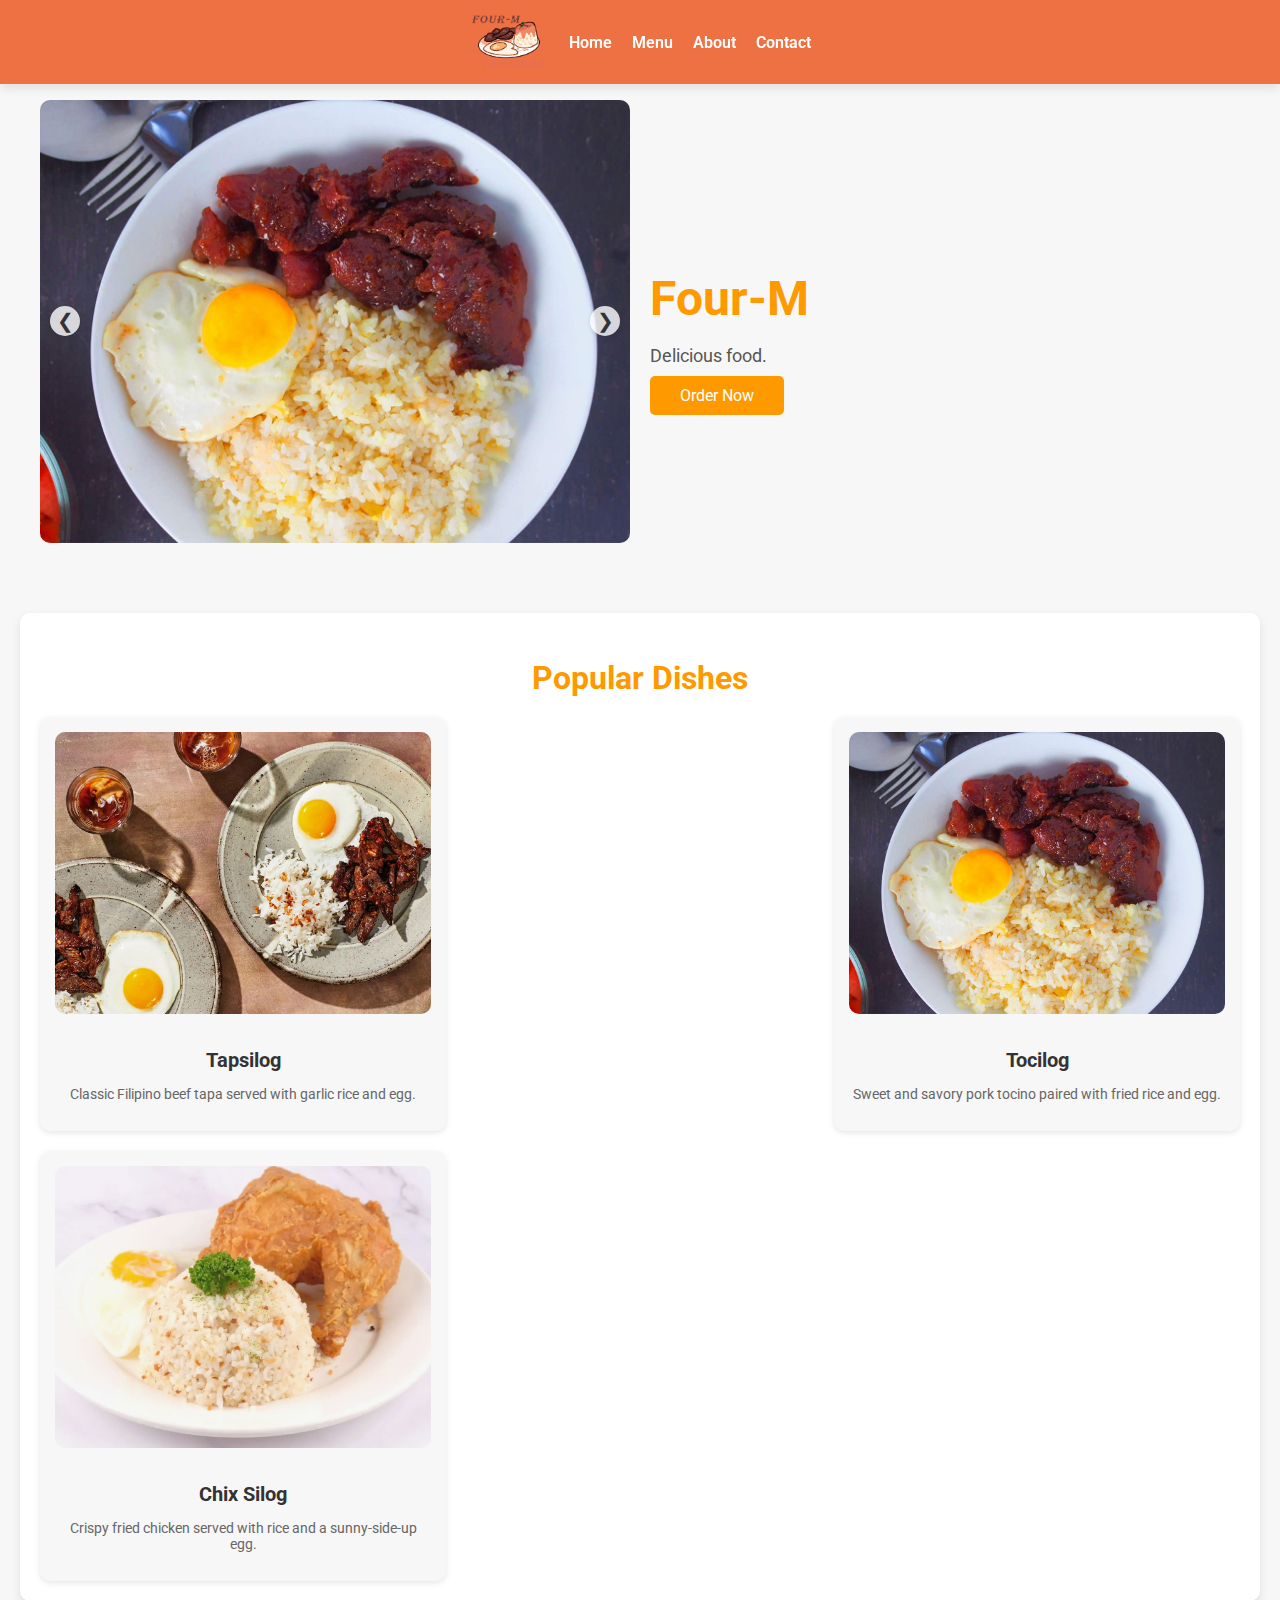
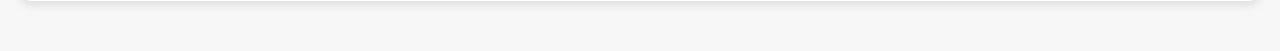
<file: index.html>
<!DOCTYPE html>
    <html lang="en">
    <head>
        <meta charset="UTF-8">
        <meta name="viewport" content="width=device-width, initial-scale=1.0">
        <link rel="stylesheet" href="https://fonts.googleapis.com/css2?family=Roboto:wght@400;700&display=swap">
        <title>Four -M | Home</title>
        <style>
            body {
                font-family: 'Roboto', sans-serif;
                margin: 0;
                padding: 0;
                background-color: #f7f7f7;
                display: flex;
                flex-direction: column;
                align-items: center;
                color: #333;
            }

            .navbar {
                display: flex;
                justify-content: center;
                align-items: center;
                padding: 15px -20px;
                background-color: rgb(238, 113, 68);
                color: #fff;
                position: fixed;
                top: 0;
                width: 100%;
                box-shadow: 0 4px 10px rgba(0, 0, 0, 0.1);
                z-index: 100;
            }

            .navbar img {
                width: 80px;
                margin-right: 20px;
            }

            .navbar nav {
                display: flex;
                gap: 20px;
            }

            .navbar nav a {
                color: #fff;
                text-decoration: none;
                font-size: 16px;
                font-weight: 600;
                transition: color 0.3s ease;
            }

            .navbar nav a:hover {
                color: #ffa382;
            }

            .layout {
                margin-top: 80px;
                width: 100%;
                max-width: 1200px;
                display: grid;
                grid-template-columns: 1fr 1fr;
                gap: 20px;
                align-items: center;
                padding: 20px;
            }

            .slider {
                position: relative;
                width: 100%;
                border-radius: 10px;
                overflow: hidden;
            }

            .slides {
                display: none;
                width: 100%;
                height: auto;
            }

            .active {
                display: block;
            }

            .prev, .next {
                position: absolute;
                top: 50%;
                transform: translateY(-50%);
                font-size: 20px;
                color: #333;
                background: rgba(255, 255, 255, 0.8);
                border: none;
                border-radius: 50%;
                width: 30px;
                height: 30px;
                display: flex;
                justify-content: center;
                align-items: center;
                cursor: pointer;
                box-shadow: 0 2px 4px rgba(0, 0, 0, 0.1);
            }

            .prev {
                left: 10px;
            }

            .next {
                right: 10px;
            }

            .content {
                text-align: left;
            }

            .title {
                font-size: 48px;
                color: #ff9900;
                margin-bottom: 10px;
            }

            .subtitle {
                font-size: 18px;
                color: #555;
                margin-bottom: 20px;
            }

            .order-button {
                padding: 10px 30px;
                font-size: 16px;
                background-color: #ff9900;
                color: #fff;
                border: none;
                border-radius: 5px;
                cursor: pointer;
                text-decoration: none;
                transition: background 0.3s;
            }

            .order-button:hover {
                background-color: #e68a00;
            }

            .popular-dishes {
                margin: 50px auto;
                text-align: center;
                max-width: 1200px;
                padding: 20px;
                background-color: #fff;
                border-radius: 10px;
                box-shadow: 0 4px 10px rgba(0, 0, 0, 0.1);
            }

            .popular-dishes h2 {
                font-size: 32px;
                color: #ff9900;
                margin-bottom: 20px;
            }

            .dishes-container {
                display: flex;
                justify-content: space-between;
                flex-wrap: wrap;
                gap: 20px;
            }

            .dish-item {
                width: calc(33% - 20px);
                background-color: #f7f7f7;
                border-radius: 10px;
                padding: 15px;
                box-shadow: 0 2px 6px rgba(0, 0, 0, 0.1);
                text-align: center;
                transition: transform 0.3s ease;
            }

            .dish-item:hover {
                transform: scale(1.05);
            }

            .dish-item img {
                width: 100%;
                border-radius: 10px;
                margin-bottom: 10px;
            }

            .dish-item h3 {
                font-size: 20px;
                color: #333;
                margin-bottom: 10px;
            }

            .dish-item p {
                font-size: 14px;
                color: #666;
            }

            @media (max-width: 768px) {
                .layout {
                    grid-template-columns: 1fr;
                    text-align: center;
                }

                .content {
                    text-align: center;
                }

                .title {
                    font-size: 36px;
                }

                .subtitle {
                    font-size: 16px;
                }

                .dish-item {
                    width: 100%;
                }
            }
        </style>
    </head>
    <body>
        <!-- Navbar -->
        <div class="navbar">
            <a href="index.html">
                <img src="img/logo.png" alt="Boss M Logo">
            </a>
            <nav>
                <a href="index.html">Home</a>
                <a href="order.php">Menu</a>
                <a href="about.html">About</a>
                <a href="contact.html">Contact</a>
            </nav>
        </div>

        <!-- Main Layout -->
        <div class="layout">
            <!-- Image Slider -->
            <div class="slider">
                <img class="slides active" src="img/products/tapsiloglanding.jpg" alt="Tapsilog">
                <img class="slides" src="img/products/tocilog.jpg" alt="Tocilog">
                <img class="slides" src="img/products/chixsiloglanding.jpg" alt="Chix Silog">
                <img class="slides" src="img/products/hamsiloglanding.jpg" alt="Ham Silog">
                <button class="prev" onclick="plusSlides(-1)">&#10094;</button>
                <button class="next" onclick="plusSlides(1)">&#10095;</button>
            </div>

            <!-- Content Section -->
            <div class="content">
                <h1 class="title">Four-M </h1>
                <p class="subtitle">Delicious food.</p>

                <a href="order.php" class="order-button">Order Now</a>
            </div>
        </div>

        <!-- Popular Dishes Section -->
        <div class="popular-dishes">
            <h2>Popular Dishes</h2>
            <div class="dishes-container">
                <div class="dish-item">
                    <img src="img/products/tapsiloglanding.jpg" alt="Tapsilog">
                    <h3>Tapsilog</h3>
                    <p>Classic Filipino beef tapa served with garlic rice and egg.</p>
                </div>
                <div class="dish-item">
                    <img src="img/products/tocilog.jpg" alt="Tocilog">
                    <h3>Tocilog</h3>
                    <p>Sweet and savory pork tocino paired with fried rice and egg.</p>
                </div>
                <div class="dish-item">
                    <img src="img/products/chixsiloglanding.jpg" alt="Chix Silog">
                    <h3>Chix Silog</h3>
                    <p>Crispy fried chicken served with rice and a sunny-side-up egg.</p>
                </div>
            </div>
        </div>

        <script>
            let slideIndex = 0;
            showSlides();

            function showSlides() {
                const slides = document.querySelectorAll(".slides");
                slides.forEach(slide => slide.style.display = "none");
                slideIndex = (slideIndex + 1) % slides.length;
                slides[slideIndex].style.display = "block";
                setTimeout(showSlides, 3000);
            }

            function plusSlides(n) {
                const slides = document.querySelectorAll(".slides");
                slides[slideIndex].style.display = "none";
                slideIndex = (slideIndex + n + slides.length) % slides.length;
                slides[slideIndex].style.display = "block";
            }
        </script>
    </body>
    </html>
</file>
